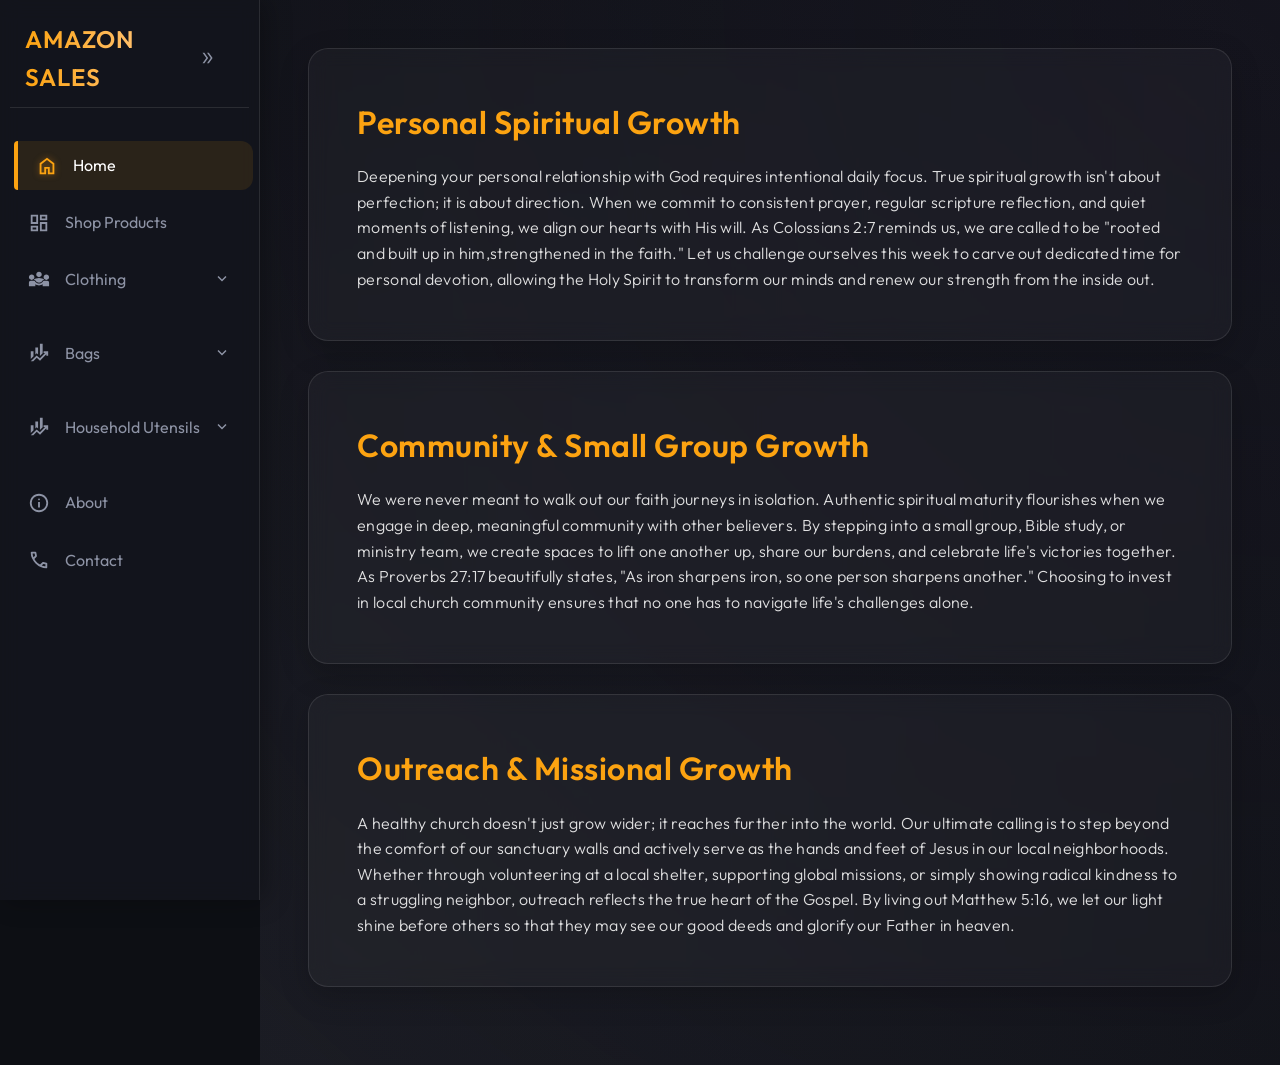
<file: AmazonAbout.html>
<!DOCTYPE html>
<html>
   <head>
      <meta charset="UTF-8">
      <meta name="viewport" content="width=device-width, initial-scale=1.0">
      <title>Amazon Sales | Fashion & Home Essentials</title>
      <link rel="stylesheet" href="Amazon.Css">
      <script type="text/javascript" src="Amazon.js" defer></script>

   </head>
   <body>
      <nav id="sidebar">
   <ul>
      <li >
         <span id="logo">AMAZON SALES</span>
         <button id="toggle-btn">
            <svg xmlns="http://www.w3.org/2000/svg" height="24px" viewBox="0 -960 960 960" width="24px" fill="#ee3e3"><path d="m242-200 200-280-200-280h98l200 280-200 280h-98Zm238 0 200-280-200-280h98l200 280-200 280h-98Z"/></svg>
         </button>
      </li>
      <li class="active"> <!--active class is used to highlight the current page in the navigation menu-->
         <a href="index.html"><svg xmlns="http://www.w3.org/2000/svg" height="24px" viewBox="0 -960 960 960" width="24px" fill="#ee3e3"><path d="M240-200h120v-240h240v240h120v-360L480-740 240-560v360Zm-80 80v-480l320-240 320 240v480H520v-240h-80v240H160Zm320-350Z"/></svg>
            <span>Home</span>
         </a>
      </li>
      <li>
         <a href="dashboard.html">
            <svg xmlns="http://www.w3.org/2000/svg" height="24px" viewBox="0 -960 960 960" width="24px" fill="#ee3e3"><path d="M520-600v-240h320v240H520ZM120-440v-400h320v400H120Zm400 320v-400h320v400H520Zm-400 0v-240h320v240H120Zm80-400h160v-240H200v240Zm400 320h160v-240H600v240Zm0-480h160v-80H600v80ZM200-200h160v-80H200v80Zm160-320Zm240-160Zm0 240ZM360-280Z"/></svg>
            <span>Shop Products</span>
         </a>
      </li> 
     
     
      <li>
         <Button onclick=toggleSubMenu(this) class="dropdown-btn">
             <svg xmlns="http://www.w3.org/2000/svg" height="24px" viewBox="0 -960 960 960" width="24px" fill="#ee3e3"><path d="M40-160v-160q0-34 23.5-57t56.5-23h131q20 0 38 10t29 27q29 39 71.5 61t90.5 22q49 0 91.5-22t70.5-61q13-17 30.5-27t36.5-10h131q34 0 57 23t23 57v160H640v-91q-35 25-75.5 38T480-200q-43 0-84-13.5T320-252v92H40Zm440-160q-38 0-72-17.5T351-386q-17-25-42.5-39.5T253-440q22-37 93-58.5T480-520q63 0 134 21.5t93 58.5q-29 0-55 14.5T609-386q-22 32-56 49t-73 17ZM160-440q-50 0-85-35t-35-85q0-51 35-85.5t85-34.5q51 0 85.5 34.5T280-560q0 50-34.5 85T160-440Zm640 0q-50 0-85-35t-35-85q0-51 35-85.5t85-34.5q51 0 85.5 34.5T920-560q0 50-34.5 85T800-440ZM480-560q-50 0-85-35t-35-85q0-51 35-85.5t85-34.5q51 0 85.5 34.5T600-680q0 50-34.5 85T480-560Z"/></svg>
            <span>Clothing</span>
         <svg xmlns="http://www.w3.org/2000/svg" height="24px" viewBox="0 -960 960 960" width="24px" fill="#ee3e3"><path d="M480-344 240-584l56-56 184 184 184-184 56 56-240 240Z"/></svg>         </Button>
         <ul class="sub-menu">
            <div>
               <li><a href="#"> Dresses </a></li>
               <li><a href="#"> Trousers </a></li>
               <li><a href="#"> Shirts </a></li>
               <li><a href="#"> Tops </a></li>
            </div>
            
            
         </ul>

       <li>      
   <button onclick=toggleSubMenu(this) class="dropdown-btn">
      <svg xmlns="http://www.w3.org/2000/svg" height="24px" viewBox="0 -960 960 960" width="24px" fill="#ee3e3"><path d="M320-414v-306h120v306l-60-56-60 56Zm200 60v-526h120v406L520-354ZM120-216v-344h120v224L120-216Zm0 98 258-258 142 122 224-224h-64v-80h200v200h-80v-64L524-146 382-268 232-118H120Z"/></svg>
            <span>Bags</span> 
      <svg xmlns="http://www.w3.org/2000/svg" height="24px" viewBox="0 -960 960 960" width="24px" fill="#ee3e3"><path d="M480-344 240-584l56-56 184 184 184-184 56 56-240 240Z"/></svg> 
         </button>
         <ul class="sub-menu">
           <div>
             <li><a href="#"> Handbags </a></li>
             <li><a href="#"> Shoulder and Crossbody </a></li>
             <li><a href="#"> Backpacks </a></li>
             <li><a href="#"> Wallets and Purses </a></li>
              <li><a href="#"> Clutches and Mini Bags </a></li>
            
           </div>
         </ul>
       
      </li>
       <li>      
   <button onclick=toggleSubMenu(this) class="dropdown-btn">
      <svg xmlns="http://www.w3.org/2000/svg" height="24px" viewBox="0 -960 960 960" width="24px" fill="#ee3e3"><path d="M320-414v-306h120v306l-60-56-60 56Zm200 60v-526h120v406L520-354ZM120-216v-344h120v224L120-216Zm0 98 258-258 142 122 224-224h-64v-80h200v200h-80v-64L524-146 382-268 232-118H120Z"/></svg>
            <span>Household Utensils</span> 
      <svg xmlns="http://www.w3.org/2000/svg" height="24px" viewBox="0 -960 960 960" width="24px" fill="#ee3e3"><path d="M480-344 240-584l56-56 184 184 184-184 56 56-240 240Z"/></svg> 
         </button>
         <ul class="sub-menu">
           <div>
             <li><a href="#"> CookWare </a></li>
             <li><a href="#"> TableWare </a></li>
             <li><a href="#"> Storage </a></li>
             <li><a href="#"> KitchenWare </a></li>
            
           </div>
         </ul>
       
      </li>
      

       <li>
         <a href="AmazonAbout.html">
            <svg xmlns="http://www.w3.org/2000/svg" height="24px" viewBox="0 -960 960 960" width="24px" fill="#ee3e3"><path d="M440-280h80v-240h-80v240Zm68.5-331.5Q520-623 520-640t-11.5-28.5Q497-680 480-680t-28.5 11.5Q440-657 440-640t11.5 28.5Q463-600 480-600t28.5-11.5ZM480-80q-83 0-156-31.5T197-197q-54-54-85.5-127T80-480q0-83 31.5-156T197-763q54-54 127-85.5T480-880q83 0 156 31.5T763-763q54 54 85.5 127T880-480q0 83-31.5 156T763-197q-54 54-127 85.5T480-80Zm0-80q134 0 227-93t93-227q0-134-93-227t-227-93q-134 0-227 93t-93 227q0 134 93 227t227 93Zm0-320Z"/></svg>
            <span>About</span>
         </a>
      </li>

      <li>
         <a href="profile.html">
            <svg xmlns="http://www.w3.org/2000/svg" height="24px" viewBox="0 -960 960 960" width="24px" fill="#ee3e3"><path d="M798-120q-125 0-247-54.5T329-329Q229-429 174.5-551T120-798q0-18 12-30t30-12h162q14 0 25 9.5t13 22.5l26 140q2 16-1 27t-11 19l-97 98q20 37 47.5 71.5T387-386q31 31 65 57.5t72 48.5l94-94q9-9 23.5-13.5T670-390l138 28q14 4 23 14.5t9 23.5v162q0 18-12 30t-30 12ZM241-600l66-66-17-94h-89q5 41 14 81t26 79Zm358 358q39 17 79.5 27t81.5 13v-88l-94-19-67 67ZM241-600Zm358 358Z"/></svg>
            <span>Contact</span>
         </a>
      </li>
   </ul>
</nav>

      <main>
         <div class="container">
              <h2> Personal Spiritual Growth</h2>
               <p>Deepening your personal relationship with God requires intentional daily focus.
               True spiritual growth isn't about perfection; it is about direction. 
               When we commit to consistent prayer,
               regular scripture reflection, and quiet moments of listening, 
               we align our hearts with His will. As Colossians 2:7 reminds us,
               we are called to be "rooted and built up in him,strengthened in the faith."
               Let us challenge ourselves this week to carve out dedicated time for personal devotion, 
               allowing the Holy Spirit to transform our minds and renew our strength from the inside out.
               </p>

         </div>
         <div class="container">
            <h2> Community & Small Group Growth</h2>
            <p>
               We were never meant to walk out our faith journeys in isolation. 
               Authentic spiritual maturity flourishes when we engage in deep, meaningful community with other believers.
                By stepping into a small group, Bible study, or ministry team, we create spaces to lift one another up, 
                share our burdens, and celebrate life's victories together. 
                As Proverbs 27:17 beautifully states, "As iron sharpens iron, so one person sharpens another."
                Choosing to invest in local church community ensures that no one has to navigate life's challenges alone.
            </p>

         </div>
         <div class="container">
              <h2> Outreach & Missional Growth</h2>
            <p>
               A healthy church doesn't just grow wider; it reaches further into the world. 
               Our ultimate calling is to step beyond the comfort of our sanctuary walls and actively serve as the hands and feet of Jesus in our local neighborhoods. 
               Whether through volunteering at a local shelter, supporting global missions, or simply showing radical kindness to a struggling neighbor, outreach reflects the true heart of the Gospel.
                By living out Matthew 5:16, we let our light shine before others so that they may see our good deeds and glorify our Father in heaven.
            </p>

         </div>

      </main>
      
   </body>
</html>
</file>
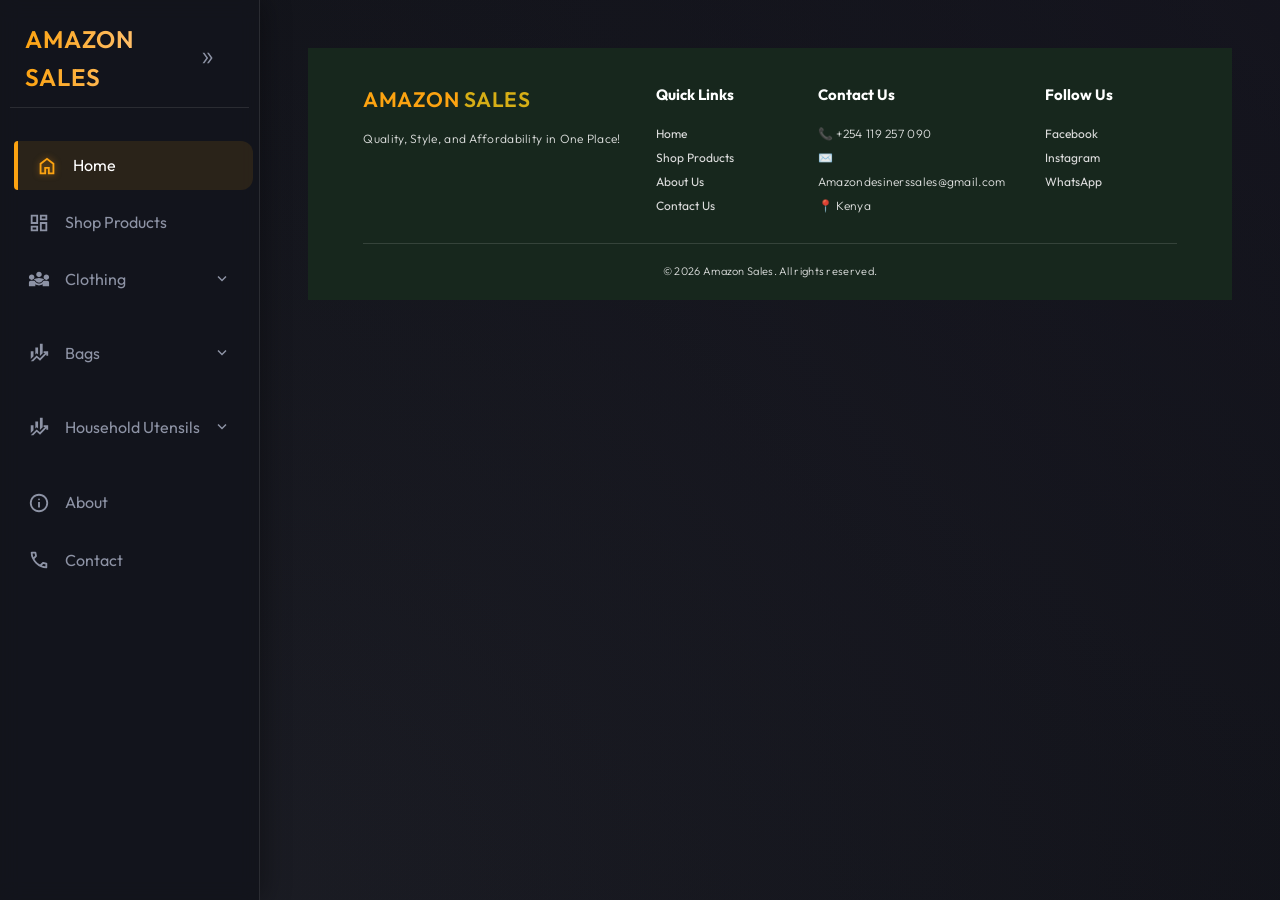
<file: profile.html>
<!DOCTYPE html>
<html>
   <head>
      <meta charset="UTF-8">
      <meta name="viewport" content="width=device-width, initial-scale=1.0">
      <title>Amazon Sales | Fashion & Home Essentials</title>
      <link rel="stylesheet" href="Amazon.Css">
      <script type="text/javascript" src="Amazon.js" defer></script>

   </head>
   <body>
      <nav id="sidebar">
   <ul>
      <li >
         <span id="logo">AMAZON SALES</span>
         <button id="toggle-btn">
            <svg xmlns="http://www.w3.org/2000/svg" height="24px" viewBox="0 -960 960 960" width="24px" fill="#ee3e3"><path d="m242-200 200-280-200-280h98l200 280-200 280h-98Zm238 0 200-280-200-280h98l200 280-200 280h-98Z"/></svg>
         </button>
      </li>
      <li class="active"> <!--active class is used to highlight the current page in the navigation menu-->
         <a href="index.html"><svg xmlns="http://www.w3.org/2000/svg" height="24px" viewBox="0 -960 960 960" width="24px" fill="#ee3e3"><path d="M240-200h120v-240h240v240h120v-360L480-740 240-560v360Zm-80 80v-480l320-240 320 240v480H520v-240h-80v240H160Zm320-350Z"/></svg>
            <span>Home</span>
         </a>
      </li>
      <li>
         <a href="dashboard.html">
            <svg xmlns="http://www.w3.org/2000/svg" height="24px" viewBox="0 -960 960 960" width="24px" fill="#ee3e3"><path d="M520-600v-240h320v240H520ZM120-440v-400h320v400H120Zm400 320v-400h320v400H520Zm-400 0v-240h320v240H120Zm80-400h160v-240H200v240Zm400 320h160v-240H600v240Zm0-480h160v-80H600v80ZM200-200h160v-80H200v80Zm160-320Zm240-160Zm0 240ZM360-280Z"/></svg>
            <span>Shop Products</span>
         </a>
      </li> 
     
     
      <li>
         <Button onclick=toggleSubMenu(this) class="dropdown-btn">
             <svg xmlns="http://www.w3.org/2000/svg" height="24px" viewBox="0 -960 960 960" width="24px" fill="#ee3e3"><path d="M40-160v-160q0-34 23.5-57t56.5-23h131q20 0 38 10t29 27q29 39 71.5 61t90.5 22q49 0 91.5-22t70.5-61q13-17 30.5-27t36.5-10h131q34 0 57 23t23 57v160H640v-91q-35 25-75.5 38T480-200q-43 0-84-13.5T320-252v92H40Zm440-160q-38 0-72-17.5T351-386q-17-25-42.5-39.5T253-440q22-37 93-58.5T480-520q63 0 134 21.5t93 58.5q-29 0-55 14.5T609-386q-22 32-56 49t-73 17ZM160-440q-50 0-85-35t-35-85q0-51 35-85.5t85-34.5q51 0 85.5 34.5T280-560q0 50-34.5 85T160-440Zm640 0q-50 0-85-35t-35-85q0-51 35-85.5t85-34.5q51 0 85.5 34.5T920-560q0 50-34.5 85T800-440ZM480-560q-50 0-85-35t-35-85q0-51 35-85.5t85-34.5q51 0 85.5 34.5T600-680q0 50-34.5 85T480-560Z"/></svg>
            <span>Clothing</span>
         <svg xmlns="http://www.w3.org/2000/svg" height="24px" viewBox="0 -960 960 960" width="24px" fill="#ee3e3"><path d="M480-344 240-584l56-56 184 184 184-184 56 56-240 240Z"/></svg>         </Button>
         <ul class="sub-menu">
            <div>
               <li><a href="#"> Dresses </a></li>
               <li><a href="#"> Trousers </a></li>
               <li><a href="#"> Shirts </a></li>
               <li><a href="#"> Tops </a></li>
            </div>
            
            
         </ul>

       <li>      
   <button onclick=toggleSubMenu(this) class="dropdown-btn">
      <svg xmlns="http://www.w3.org/2000/svg" height="24px" viewBox="0 -960 960 960" width="24px" fill="#ee3e3"><path d="M320-414v-306h120v306l-60-56-60 56Zm200 60v-526h120v406L520-354ZM120-216v-344h120v224L120-216Zm0 98 258-258 142 122 224-224h-64v-80h200v200h-80v-64L524-146 382-268 232-118H120Z"/></svg>
            <span>Bags</span> 
      <svg xmlns="http://www.w3.org/2000/svg" height="24px" viewBox="0 -960 960 960" width="24px" fill="#ee3e3"><path d="M480-344 240-584l56-56 184 184 184-184 56 56-240 240Z"/></svg> 
         </button>
         <ul class="sub-menu">
           <div>
             <li><a href="#"> Handbags </a></li>
             <li><a href="#"> Shoulder and Crossbody </a></li>
             <li><a href="#"> Backpacks </a></li>
             <li><a href="#"> Wallets and Purses </a></li>
              <li><a href="#"> Clutches and Mini Bags </a></li>
            
           </div>
         </ul>
       
      </li>
       <li>      
   <button onclick=toggleSubMenu(this) class="dropdown-btn">
      <svg xmlns="http://www.w3.org/2000/svg" height="24px" viewBox="0 -960 960 960" width="24px" fill="#ee3e3"><path d="M320-414v-306h120v306l-60-56-60 56Zm200 60v-526h120v406L520-354ZM120-216v-344h120v224L120-216Zm0 98 258-258 142 122 224-224h-64v-80h200v200h-80v-64L524-146 382-268 232-118H120Z"/></svg>
            <span>Household Utensils</span> 
      <svg xmlns="http://www.w3.org/2000/svg" height="24px" viewBox="0 -960 960 960" width="24px" fill="#ee3e3"><path d="M480-344 240-584l56-56 184 184 184-184 56 56-240 240Z"/></svg> 
         </button>
         <ul class="sub-menu">
           <div>
             <li><a href="#"> CookWare </a></li>
             <li><a href="#"> TableWare </a></li>
             <li><a href="#"> Storage </a></li>
             <li><a href="#"> KitchenWare </a></li>
            
           </div>
         </ul>
       
      </li>
      

       <li>
         <a href="AmazonAbout.html">
            <svg xmlns="http://www.w3.org/2000/svg" height="24px" viewBox="0 -960 960 960" width="24px" fill="#ee3e3"><path d="M440-280h80v-240h-80v240Zm68.5-331.5Q520-623 520-640t-11.5-28.5Q497-680 480-680t-28.5 11.5Q440-657 440-640t11.5 28.5Q463-600 480-600t28.5-11.5ZM480-80q-83 0-156-31.5T197-197q-54-54-85.5-127T80-480q0-83 31.5-156T197-763q54-54 127-85.5T480-880q83 0 156 31.5T763-763q54 54 85.5 127T880-480q0 83-31.5 156T763-197q-54 54-127 85.5T480-80Zm0-80q134 0 227-93t93-227q0-134-93-227t-227-93q-134 0-227 93t-93 227q0 134 93 227t227 93Zm0-320Z"/></svg>
            <span>About</span>
         </a>
      </li>

      <li>
         <a href="profile.html">
            <svg xmlns="http://www.w3.org/2000/svg" height="24px" viewBox="0 -960 960 960" width="24px" fill="#ee3e3"><path d="M798-120q-125 0-247-54.5T329-329Q229-429 174.5-551T120-798q0-18 12-30t30-12h162q14 0 25 9.5t13 22.5l26 140q2 16-1 27t-11 19l-97 98q20 37 47.5 71.5T387-386q31 31 65 57.5t72 48.5l94-94q9-9 23.5-13.5T670-390l138 28q14 4 23 14.5t9 23.5v162q0 18-12 30t-30 12ZM241-600l66-66-17-94h-89q5 41 14 81t26 79Zm358 358q39 17 79.5 27t81.5 13v-88l-94-19-67 67ZM241-600Zm358 358Z"/></svg>
            <span>Contact</span>
         </a>
      </li>
   </ul>
</nav>

      <main>
          <!-- FOOTER -->
        <footer id="contact">

            <div class="footer-content">

                <div>
                    <h2 class="brand">AMAZON <span>SALES</span></h2>
                    <p>Quality, Style, and Affordability in One Place!</p>
                </div>

                <div>
                    <h3>Quick Links</h3>
                    <a href="index.html">Home</a>
                    <a href="#products">Shop Products</a>
                    <a href="AmazonAbout.html">About Us</a>
                    <a href="#contact">Contact Us</a>
                </div>

                <div>
                    <h3>Contact Us</h3>
                    <p>📞 +254 119 257 090</p>
                    <p>✉️ Amazondesinerssales@gmail.com</p>
                    <p>📍 Kenya</p>
                </div>

                <div>
                    <h3>Follow Us</h3>
                    <a href="#">Facebook</a>
                    <a href="https://www.instagram.com/stories/ongil_amazonsales25/4006165626619760657?utm_source=ig_story_item_share&mdxt=b3h5bnp3cjc3eTUy">Instagram</a>
                    <a href="https://whatsapp.com/channel/0029VbCVFF08vd1Tvcu5cs3D">WhatsApp</a>
                </div>

            </div>

            <p class="copyright">&copy; 2026 Amazon Sales. All rights reserved.</p>

        </footer>

      </main>
      
   </body>
</html>
</file>
<file: Amazon.Css>
@import url('https://fonts.googleapis.com/css2?family=Outfit:wght@300;400;600&display=swap');

:root {
  --base-clr: #0d0f14;
  --line-clr: rgba(255, 255, 255, 0.1);
  --primary-color: #fca311;
  --secondary-color: #f5f5f5;
  --bg-gradient: linear-gradient(135deg, #1f1c2c 0%, #928DAB 100%);
  --sidebar-bg: rgba(20, 22, 30, 0.85);
  --sidebar-hover: rgba(255, 255, 255, 0.08);
  --text-muted: #8d93a5;
  --text-color: #ffffff;
  --font-family: 'Outfit', sans-serif;
  --glow: 0 0 15px rgba(252, 163, 17, 0.4);

  /* Home */
   --gold: #d6ae16;
    --gold-dark: #b9950d;
    --cream: #f7f0e4;
    --dark: #202020;
    --green: #183d28;
    --muted: #777;
    /*Home */
}
 /* Home */
   * {
    margin: 0;
    padding: 0;
    box-sizing: border-box;
}



/*body {
    font-family: Arial, Helvetica, sans-serif;
    background: #fff;
    color: var(--dark);
}
    */

a {
    text-decoration: none;
    color: inherit;
}

button {
    cursor: pointer;
    font-family: inherit;
}

/* HERO BANNER */

.hero {
    min-height: 265px;
    display: grid;
    grid-template-columns: 32% 48% 20%;
    align-items: center;
    overflow: hidden;
    background: var(--cream);
    padding: 0 5%;
    gap: 12px;
}

.hero-text {
    position: relative;
    z-index: 2;
}

.welcome {
    font-size: 11px;
    font-weight: 800;
    letter-spacing: 2px;
    margin-bottom: 10px;
}

.welcome span {
    color: var(--gold-dark);
}

.hero h1 {
    font-size: clamp(27px, 3vw, 40px);
    line-height: 1.08;
    font-weight: 800;
    margin-bottom: 12px;
}

.hero h1 span {
    color: var(--gold-dark);
}

.hero-text > p {
    color: #555;
    font-size: 13px;
    line-height: 1.6;
    margin-bottom: 15px;
}

.shop-btn {
    display: inline-block;
    background: var(--gold);
    color: white;
    border: none;
    border-radius: 25px;
    padding: 12px 23px;
    font-size: 12px;
    font-weight: bold;
    transition: 0.25s;
}

.shop-btn:hover {
    background: var(--gold-dark);
    transform: translateY(-2px);
}

.hero-photo {
    height: 265px;
    width: 100%;
    overflow: hidden;
}

.hero-photo img {
    width: 100%;
    height: 100%;
    object-fit: cover;
    object-position: center 30%;
}

.hero-tagline {
    text-align: center;
    padding: 10px;
}

.hero-tagline h2 {
    font-family: Georgia, serif;
    font-style: italic;
    font-size: clamp(18px, 2vw, 27px);
    line-height: 1.4;
    transform: rotate(-5deg);
}

.gold-line {
    width: 90px;
    height: 2px;
    background: var(--gold);
    margin: 14px auto;
    transform: rotate(-8deg);
}

/* CATEGORY CARDS */

.categories {
    max-width: 1450px;
    margin: 16px auto 20px;
    padding: 0 5%;
    display: grid;
    grid-template-columns: repeat(4, minmax(0, 1fr));
    gap: 15px;
}

.category-card {
    background: #fafafa;
    min-height: 95px;
    border-radius: 10px;
    display: flex;
    align-items: center;
    gap: 14px;
    padding: 10px 15px;
    transition: 0.25s;
    border: 1px solid #f1f1f1;
}

.category-card:hover {
    box-shadow: 0 5px 18px #00000010;
    transform: translateY(-3px);
}

.category-card img {
    width: 80px;
    height: 72px;
    object-fit: contain;
}

.category-card h3 {
    font-size: 13px;
    margin-bottom: 9px;
}

.category-card p {
    color: var(--gold-dark);
    font-size: 12px;
}

/* FEATURED PRODUCTS AND PROMOTIONS */

.main-content {
    max-width: 1450px;
    padding: 0 5%;
    margin: 0 auto 20px;
    display: grid;
    grid-template-columns: minmax(180px, 0.85fr)
                           minmax(0, 2.35fr)
                           minmax(180px, 0.85fr);
    gap: 20px;
    align-items: stretch;
}

.promo {
    min-height: 280px;
    border-radius: 10px;
    overflow: hidden;
    position: relative;
    background-size: cover;
    background-position: center;
    color: white;
    display: flex;
    align-items: flex-end;
    padding: 20px;
}

.promo::before {
    content: "";
    position: absolute;
    inset: 0;
    background: linear-gradient(
        0deg,
        rgba(0,0,0,0.72),
        rgba(0,0,0,0.03) 100%
    );
}

.promo-content {
    position: relative;
    z-index: 1;
}

.promo h2 {
    font-size: 24px;
    line-height: 1.2;
    margin-bottom: 12px;
}

.promo p {
    font-size: 13px;
    line-height: 1.6;
    margin-bottom: 16px;
}

.promo-dresses {
    background-image: url(
        "https://images.unsplash.com/photo-1539008835657-9e8e9680c956?auto=format&fit=crop&w=650&q=85"
    );
    background-position: center;
}

.promo-home {
    background-image: url(
        "https://images.unsplash.com/photo-1556911220-bff31c812dba?auto=format&fit=crop&w=650&q=85"
    );
    background-position: center;
}

.promo-home::before {
    background: linear-gradient(
        180deg,
        rgba(15,55,30,0.95),
        rgba(15,55,30,0.15)
    );
}

.promo .shop-btn {
    padding: 10px 18px;
}

/* FEATURED SECTION */

.featured {
    min-width: 0;
}

.section-heading {
    display: flex;
    justify-content: space-between;
    align-items: center;
    gap: 10px;
    margin: 4px 0 16px;
}

.section-heading h2 {
    font-size: 21px;
}

.section-heading a {
    color: var(--gold-dark);
    font-size: 11px;
    white-space: nowrap;
}

.product-grid {
    display: grid;
    grid-template-columns: repeat(4, minmax(0, 1fr));
    gap: 12px;
}

.product-card {
    min-width: 0;
    border: 1px solid #f0f0f0;
    border-radius: 8px;
    overflow: hidden;
    background: white;
    transition: 0.25s;
}

.product-card:hover {
    box-shadow: 0 5px 18px #00000012;
    transform: translateY(-3px);
}

.product-card > img {
    display: block;
    width: 100%;
    height: 125px;
    object-fit: cover;
    background: #f4f0e9;
}

.product-info {
    padding: 10px;
}

.product-info h3 {
    font-size: 12px;
    line-height: 1.4;
    min-height: 30px;
    margin-bottom: 5px;
}

.price {
    font-size: 12px;
    font-weight: bold;
    margin-bottom: 7px;
}

.rating {
    color: var(--gold);
    font-size: 13px;
    margin-bottom: 10px;
}

.rating span {
    color: var(--muted);
    font-size: 10px;
}

.add-cart {
    width: 100%;
    padding: 10px 5px;
    background: var(--gold);
    color: white;
    border: none;
    border-radius: 6px;
    font-size: 11px;
    font-weight: bold;
    transition: 0.2s;
}

.add-cart:hover {
    background: var(--gold-dark);
}

/* SERVICE BAR */

.services {
    max-width: 1350px;
    margin: 0 auto 25px;
    padding: 17px 5%;
    background: #f8f5ed;
    border-radius: 10px;
    display: grid;
    grid-template-columns: repeat(4, minmax(0, 1fr));
    gap: 20px;
}

.service-item {
    display: flex;
    align-items: center;
    justify-content: center;
    gap: 12px;
}

.service-icon {
    font-size: 25px;
}

.service-item h3 {
    font-size: 12px;
    margin-bottom: 5px;
}

.service-item p {
    font-size: 11px;
    color: var(--muted);
}

/* ABOUT AND FOOTER */

.about {
    text-align: center;
    padding: 35px 8%;
}

.about h2 {
    margin-bottom: 12px;
}

.about p {
    max-width: 700px;
    margin: auto;
    color: var(--muted);
    line-height: 1.8;
    font-size: 14px;
}

footer {
    background: #17271d;
    color: white;
    padding: 35px 6% 18px;
}

.footer-content {
    display: grid;
    grid-template-columns: 2fr 1fr 1.5fr 1fr;
    gap: 30px;
}

footer h3 {
    margin-bottom: 15px;
    font-size: 15px;
}

footer p,
footer a {
    display: block;
    color: #ddd;
    font-size: 12px;
    line-height: 2;
}

footer a:hover {
    color: var(--gold);
}

footer .brand {
    font-size: 21px;
    margin-bottom: 10px;
}

footer .brand span {
    color: var(--gold);
}

.copyright {
    border-top: 1px solid #ffffff25;
    text-align: center;
    margin-top: 25px;
    padding-top: 16px;
    font-size: 11px;
}

/* TABLET */

@media (max-width: 1050px) {
    .hero {
        grid-template-columns: 40% 60%;
        padding: 0 4%;
    }

    .hero-tagline {
        display: none;
    }

    .main-content {
        grid-template-columns: 180px minmax(0, 1fr);
    }

    .promo-home {
        display: none;
    }

    .product-grid {
        grid-template-columns: repeat(2, minmax(0, 1fr));
    }

    .product-card > img {
        height: 180px;
    }

    .category-card {
        padding: 8px;
        gap: 7px;
    }

    .category-card img {
        width: 55px;
    }

    .category-card h3 {
        font-size: 11px;
    }

    .footer-content {
        grid-template-columns: repeat(2, 1fr);
    }
}

/* MOBILE */

@media (max-width: 650px) {
    .hero {
        display: flex;
        flex-direction: column;
        align-items: stretch;
        padding: 25px 6% 0;
        gap: 15px;
    }

    .hero h1 {
        font-size: 32px;
    }

    .hero-photo {
        height: 200px;
        border-radius: 10px 10px 0 0;
    }

    .categories {
        grid-template-columns: repeat(2, minmax(0, 1fr));
        padding: 0 4%;
        gap: 10px;
    }

    .category-card {
        min-height: 85px;
    }

    .category-card img {
        width: 50px;
        height: 55px;
    }

    .category-card h3 {
        font-size: 11px;
    }

    .main-content {
        grid-template-columns: 1fr;
        padding: 0 4%;
        gap: 18px;
    }

    .promo {
        min-height: 230px;
    }

    .promo-dresses {
        background-position: center 35%;
    }

    .section-heading h2 {
        font-size: 19px;
    }

    .product-grid {
        grid-template-columns: repeat(2, minmax(0, 1fr));
        gap: 10px;
    }

    .product-card > img {
        height: 150px;
    }

    .product-info {
        padding: 9px;
    }

    .services {
        grid-template-columns: repeat(2, minmax(0, 1fr));
        padding: 18px 4%;
        gap: 20px 10px;
    }

    .service-item {
        justify-content: flex-start;
        gap: 8px;
    }

    .service-item h3 {
        font-size: 10px;
    }

    .service-item p {
        font-size: 10px;
    }

    .service-icon {
        font-size: 20px;
    }

    .footer-content {
        grid-template-columns: 1fr 1fr;
        gap: 25px 15px;
    }
}

@media (max-width: 360px) {
    .product-card > img {
        height: 120px;
    }

    .category-card {
        gap: 4px;
        padding: 6px;
    }

    .category-card img {
        width: 40px;
    }
}
    /*Home */

html {
  font-family: var(--font-family);
  line-height: 1.6;
}

body {
  min-height: 100vh;
  min-height: 100dvh;
  background: var(--base-clr);
  color: var(--text-color);
  display: grid;
  grid-template-columns: auto 1fr;
}

/* SIDEBAR STYLING */
#sidebar {
  background: var(--sidebar-bg);
  backdrop-filter: blur(10px);
  -webkit-backdrop-filter: blur(10px);
  color: var(--secondary-color);
  width: 260px;
  border-right: 1px solid var(--line-clr);
  display: flex;
  flex-direction: column;
  transition: all 0.4s cubic-bezier(0.2, 0.8, 0.2, 1);
  box-shadow: 5px 0 25px rgba(0,0,0,0.3);
  height: 100vh;
  position: sticky;
  top: 0;
}

#sidebar ul {
  list-style: none;
  padding: 10px;
  display: flex;
  flex-direction: column;
  gap: 8px;
}

/* Logo and Toggle */
#sidebar > ul > li:first-child {
  display: flex;
  justify-content: space-between;
  align-items: center;
  margin-bottom: 25px;
  padding: 10px 15px;
  border-bottom: 1px solid var(--line-clr);
}

#logo {
  font-weight: 600;
  font-size: 1.5rem;
  letter-spacing: 1px;
  background: linear-gradient(90deg, #fca311, #ffbf69);
  -webkit-background-clip: text;
  -webkit-text-fill-color: transparent;
}

#toggle-btn {
  background: none;
  border: none;
  cursor: pointer;
  display: flex;
  align-items: center;
  justify-content: center;
  padding: 6px;
  border-radius: 8px;
  transition: 0.3s;
}

#toggle-btn:hover {
  background: var(--sidebar-hover);
}

#toggle-btn svg {
  fill: var(--text-color);
  transition: transform 0.3s ease;
}

/* Navigation Links */
#sidebar a, #sidebar button {
  display: flex;
  align-items: center;
  text-decoration: none;
  color: var(--text-muted);
  font-family: var(--font-family);
  font-size: 1rem;
  padding: 12px 18px;
  border-radius: 12px;
  transition: all 0.3s ease;
  cursor: pointer;
  background: transparent;
  width: 100%;
  border: none;
  text-align: left;
}

#sidebar a svg, #sidebar button svg {
  fill: var(--text-muted);
  width: 22px;
  height: 22px;
  margin-right: 15px;
  transition: all 0.3s ease;
}

/* Right Carat for Dropdown */
#sidebar button svg:last-child {
  margin-left: auto;
  margin-right: 0;
  width: 18px;
  height: 18px;
}

#sidebar button.rotate svg:last-child {
  transform: rotate(180deg);
}

/* Hover and Active states */
#sidebar li.active a, 
#sidebar a:hover, 
#sidebar button:hover {
  background: var(--sidebar-hover);
  color: var(--text-color);
  transform: translateX(4px);
}

#sidebar li.active a svg,
#sidebar li.active .dropdown-btn svg:first-of-type,
#sidebar a:hover svg, 
#sidebar button:hover svg {
  fill: var(--primary-color);
  filter: drop-shadow(0 0 3px rgba(252,163,17,0.5));
}

#sidebar li.active a,
#sidebar li.active .dropdown-btn {
  background: rgba(252, 163, 17, 0.1);
  border-left: 4px solid var(--primary-color);
  border-radius: 4px 12px 12px 4px;
  color: var(--text-color);
}

.sub-menu li.active a {
  color: var(--primary-color);
  font-weight: 600;
  background: rgba(252, 163, 17, 0.08);
  border-radius: 8px;
}

/* Sub-menus */
.sub-menu {
  display: flex;
  flex-direction: column;
  gap: 4px;
  max-height: 0;
  overflow: hidden;
  transition: max-height 0.4s ease-out;
  padding-left: 3rem !important;
  opacity: 0;
}

.sub-menu.show {
  max-height: 250px;
  opacity: 1;
  margin-top: 5px;
}

.sub-menu a {
  font-size: 0.9rem;
  padding: 8px 12px;
  border-radius: 8px;
}

/* Sidebar Collapsed State */
#sidebar.close {
  width: 78px;
}

#sidebar.close #logo,
#sidebar.close a span,
#sidebar.close button span,
#sidebar.close button svg:last-child,
#sidebar.close .sub-menu {
  display: none;
}

#sidebar.close a,
#sidebar.close button {
  justify-content: center;
  padding: 12px;
}

#sidebar.close a svg,
#sidebar.close button svg {
  margin-right: 0;
}

#sidebar.close > ul > li:first-child {
  justify-content: center;
  padding: 10px;
}

#sidebar.close #toggle-btn {
  transform: rotate(180deg);
}

/* Main Content Area */
main {
  padding: 3rem;
  background: radial-gradient(circle at top right, rgba(31,28,44,0.4), transparent),
              radial-gradient(circle at bottom left, rgba(146,141,171,0.1), transparent);
}

main p {
  color: var(--secondary-color);
  opacity: 0.9;
  letter-spacing: 0.3px;
  font-weight: 300;
}

.container {
  background: rgba(255, 255, 255, 0.03);
  backdrop-filter: blur(10px);
  border: 1px solid var(--line-clr);
  border-radius: 20px;
  margin-bottom: 30px;
  padding: min(3rem, 15%);
  max-width: 1200px;
  box-shadow: 0 10px 30px rgba(0,0,0,0.2);
  transition: transform 0.3s, box-shadow 0.3s;
}

.container:hover {
  transform: translateY(-5px);
  box-shadow: 0 15px 40px rgba(0,0,0,0.4), var(--glow);
  border-color: rgba(252, 163, 17, 0.3);
}

h2 {
  font-size: 2rem;
  margin-bottom: 1rem;
  color: var(--primary-color);
  font-weight: 600;
  letter-spacing: 0.5px;
}
</file>
